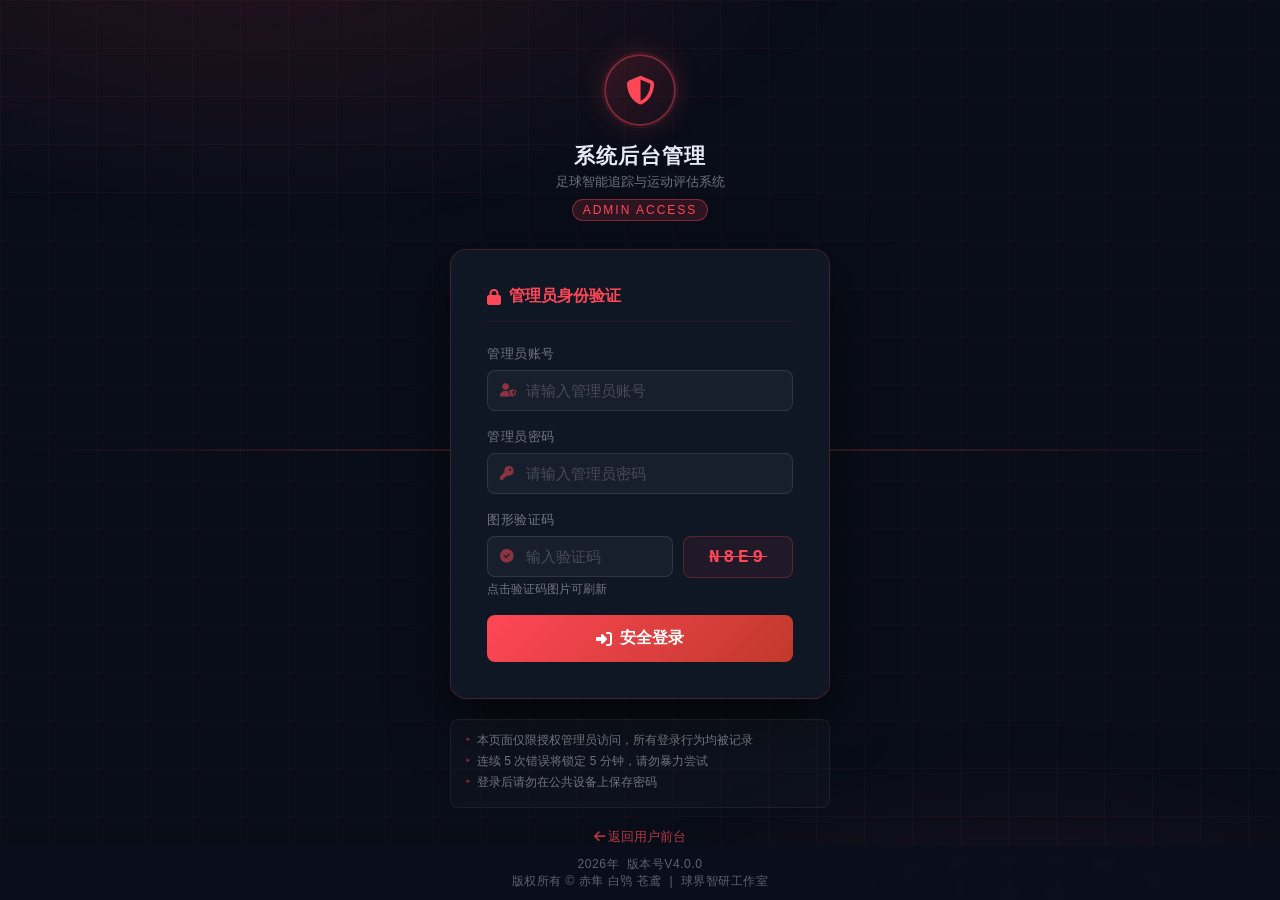
<file: frontend/admin-login.html>
<!DOCTYPE html>
<html lang="zh-CN">
<head>
    <meta charset="UTF-8">
    <meta name="viewport" content="width=device-width, initial-scale=1.0">
    <title>管理员登录- 足球智能追踪与运动评估系统</title>
    <link rel="icon" href="logo-football.svg" type="image/svg+xml">
    <link rel="stylesheet" href="https://cdnjs.cloudflare.com/ajax/libs/font-awesome/6.1.1/css/all.min.css">
    <style>
        * { margin: 0; padding: 0; box-sizing: border-box; }
        :root {
            --red: #ff4757;
            --red-dark: #c0392b;
            --gold: #ffd700;
            --bg: #080d18;
            --bg-card: #0f1624;
            --border: rgba(255, 71, 87, 0.2);
            --text: #e8eaf6;
            --dim: rgba(232,234,246,0.45);
        }
        body {
            background: var(--bg);
            color: var(--text);
            font-family: 'Segoe UI', 'PingFang SC', sans-serif;
            min-height: 100vh;
            display: flex;
            align-items: center;
            justify-content: center;
            overflow: hidden;
        }
        /* 背景 */
        .bg-layer {
            position: fixed; inset: 0; z-index: 0;
            background:
                radial-gradient(ellipse 80% 60% at 20% -10%, rgba(255,71,87,0.12) 0%, transparent 60%),
                radial-gradient(ellipse 60% 50% at 80% 110%, rgba(255,71,87,0.08) 0%, transparent 60%);
        }
        .bg-grid {
            position: fixed; inset: 0; z-index: 0;
            background-image:
                linear-gradient(rgba(255,71,87,0.04) 1px, transparent 1px),
                linear-gradient(90deg, rgba(255,71,87,0.04) 1px, transparent 1px);
            background-size: 48px 48px;
        }
        /* 扫描线动画*/
        @keyframes scanline {
            0% { transform: translateY(-100%); }
            100% { transform: translateY(100vh); }
        }
        .scanline {
            position: fixed; left: 0; right: 0;
            height: 2px;
            background: linear-gradient(90deg, transparent, rgba(255,71,87,0.3), transparent);
            animation: scanline 4s linear infinite;
            z-index: 0;
        }

        .wrapper {
            position: relative; z-index: 1;
            width: 100%; max-width: 420px;
            padding: 20px;
        }

        /* 顶部标识 */
        .brand {
            text-align: center;
            margin-bottom: 28px;
        }
        .shield-icon {
            width: 72px; height: 72px;
            background: linear-gradient(135deg, rgba(255,71,87,0.15), rgba(255,71,87,0.05));
            border: 2px solid rgba(255,71,87,0.4);
            border-radius: 50%;
            display: flex; align-items: center; justify-content: center;
            margin: 0 auto 16px;
            font-size: 1.8rem;
            color: var(--red);
            box-shadow: 0 0 30px rgba(255,71,87,0.2);
            position: relative;
        }
        .shield-icon::after {
            content: '';
            position: absolute; inset: -4px;
            border-radius: 50%;
            border: 1px solid rgba(255,71,87,0.15);
            animation: pulse-ring 2s ease-out infinite;
        }
        @keyframes pulse-ring {
            0% { transform: scale(1); opacity: 0.6; }
            100% { transform: scale(1.3); opacity: 0; }
        }
        .brand h1 {
            font-size: 1.3rem;
            color: var(--text);
            font-weight: 700;
            letter-spacing: 1px;
        }
        .brand p { color: var(--dim); font-size: 0.8rem; margin-top: 4px; }
        .admin-badge {
            display: inline-block;
            background: rgba(255,71,87,0.15);
            border: 1px solid rgba(255,71,87,0.4);
            color: var(--red);
            font-size: 0.75rem;
            padding: 3px 10px;
            border-radius: 20px;
            margin-top: 8px;
            letter-spacing: 2px;
        }

        /* 卡片 */
        .card {
            background: var(--bg-card);
            border: 1px solid var(--border);
            border-radius: 16px;
            padding: 36px;
            box-shadow: 0 20px 60px rgba(0,0,0,0.6), 0 0 0 1px rgba(255,71,87,0.05);
        }
        .card-title {
            font-size: 1rem; font-weight: 600;
            color: var(--red);
            display: flex; align-items: center; gap: 8px;
            margin-bottom: 24px;
            padding-bottom: 14px;
            border-bottom: 1px solid rgba(255,71,87,0.1);
        }

        .form-group { margin-bottom: 18px; }
        .form-group label {
            display: block;
            font-size: 0.8rem;
            color: var(--dim);
            margin-bottom: 7px;
            letter-spacing: 0.5px;
        }
        .input-wrap { position: relative; }
        .input-wrap i.prefix {
            position: absolute; left: 13px; top: 50%;
            transform: translateY(-50%);
            color: rgba(255,71,87,0.5); font-size: 0.85rem;
        }
        .input-wrap input {
            width: 100%;
            background: rgba(255,255,255,0.04);
            border: 1px solid rgba(255,255,255,0.1);
            border-radius: 8px;
            padding: 11px 14px 11px 38px;
            color: var(--text);
            font-size: 0.95rem;
            outline: none;
            transition: border-color 0.2s, box-shadow 0.2s;
        }
        .input-wrap input:focus {
            border-color: rgba(255,71,87,0.5);
            box-shadow: 0 0 0 3px rgba(255,71,87,0.08);
        }
        .input-wrap input::placeholder { color: rgba(255,255,255,0.2); }

        /* 验证码行 */
        .captcha-row {
            display: flex; gap: 10px;
        }
        .captcha-row input { flex: 1; }
        #captcha-box {
            min-width: 110px;
            height: 42px;
            background: rgba(255,71,87,0.08);
            border: 1px solid rgba(255,71,87,0.25);
            border-radius: 8px;
            display: flex; align-items: center; justify-content: center;
            cursor: pointer;
            font-family: 'Courier New', monospace;
            font-size: 1.1rem;
            font-weight: 700;
            color: var(--red);
            letter-spacing: 4px;
            user-select: none;
            text-decoration: line-through;
            filter: blur(0.3px);
            transition: opacity 0.2s;
        }
        #captcha-box:hover { opacity: 0.8; }
        #captcha-hint { font-size: 0.72rem; color: var(--dim); margin-top: 4px; }

        /* 错误提示 */
        .alert {
            padding: 10px 14px;
            border-radius: 8px;
            font-size: 0.85rem;
            margin-bottom: 16px;
            display: none;
            align-items: center; gap: 8px;
        }
        .alert.error {
            display: flex;
            background: rgba(255,71,87,0.1);
            border: 1px solid rgba(255,71,87,0.3);
            color: var(--red);
        }
        .alert.locked {
            display: flex;
            background: rgba(255,206,86,0.1);
            border: 1px solid rgba(255,206,86,0.3);
            color: #ffd700;
        }

        /* 登录按钮 */
        .btn-login {
            width: 100%;
            padding: 13px;
            background: linear-gradient(135deg, var(--red), var(--red-dark));
            color: #fff;
            border: none;
            border-radius: 8px;
            font-size: 1rem;
            font-weight: 700;
            cursor: pointer;
            transition: transform 0.15s, box-shadow 0.15s, opacity 0.2s;
            display: flex; align-items: center; justify-content: center; gap: 8px;
        }
        .btn-login:hover:not(:disabled) {
            transform: translateY(-2px);
            box-shadow: 0 8px 24px rgba(255,71,87,0.4);
        }
        .btn-login:disabled { opacity: 0.5; cursor: not-allowed; }

        /* 底部 */
        .back-link {
            text-align: center;
            margin-top: 20px;
            font-size: 0.82rem;
            color: var(--dim);
        }
        .back-link a { color: rgba(255,71,87,0.7); text-decoration: none; }
        .back-link a:hover { color: var(--red); }

        /* 锁定倒计时*/
        #countdown { font-weight: 700; color: var(--gold); }

        /* 安全提示 */
        .security-tips {
            margin-top: 20px;
            padding: 12px 14px;
            background: rgba(255,255,255,0.02);
            border: 1px solid rgba(255,255,255,0.06);
            border-radius: 8px;
            font-size: 0.75rem;
            color: var(--dim);
        }
        .security-tips li { margin-bottom: 4px; list-style: none; display: flex; gap: 6px; }
        .security-tips li::before { content: '▸'; color: rgba(255,71,87,0.5); }
    </style>
</head>
<body>
    <div class="bg-layer"></div>
    <div class="bg-grid"></div>
    <div class="scanline"></div>

    <div class="wrapper">
        <div class="brand">
            <div class="shield-icon"><i class="fas fa-shield-alt"></i></div>
            <h1>系统后台管理</h1>
            <p>足球智能追踪与运动评估系统</p>
            <span class="admin-badge">ADMIN ACCESS</span>
        </div>

        <div class="card">
            <div class="card-title">
                <i class="fas fa-lock"></i> 管理员身份验证
            </div>

            <div id="alert-box" class="alert"></div>

            <form id="admin-login-form" onsubmit="handleAdminLogin(event)">
                <div class="form-group">
                    <label>管理员账号</label>
                    <div class="input-wrap">
                        <i class="fas fa-user-shield prefix"></i>
                        <input type="text" id="admin-username" placeholder="请输入管理员账号" autocomplete="off" required>
                    </div>
                </div>
                <div class="form-group">
                    <label>管理员密码</label>
                    <div class="input-wrap">
                        <i class="fas fa-key prefix"></i>
                        <input type="password" id="admin-password" placeholder="请输入管理员密码" required>
                    </div>
                </div>
                <div class="form-group">
                    <label>图形验证码</label>
                    <div class="captcha-row">
                        <div class="input-wrap" style="flex:1">
                            <i class="fas fa-check-circle prefix"></i>
                            <input type="text" id="captcha-input" placeholder="输入验证码" maxlength="4" autocomplete="off" required>
                        </div>
                        <div id="captcha-box" onclick="refreshCaptcha()" title="点击刷新"></div>
                    </div>
                    <div id="captcha-hint">点击验证码图片可刷新</div>
                </div>

                <button type="submit" class="btn-login" id="login-btn">
                    <i class="fas fa-sign-in-alt"></i> 安全登录
                </button>
            </form>
        </div>

        <div class="security-tips">
            <li>本页面仅限授权管理员访问，所有登录行为均被记录</li>
            <li>连续 5 次错误将锁定 5 分钟，请勿暴力尝试</li>
            <li>登录后请勿在公共设备上保存密码</li>
        </div>

        <div class="back-link">
            <a href="index.html"><i class="fas fa-arrow-left"></i> 返回用户前台</a>
        </div>
    </div>

    <script>
        // ===== 验证码生成 =====
        const CHARS = 'ABCDEFGHJKLMNPQRSTUVWXYZ23456789';
        let currentCaptcha = '';

        function generateCaptcha() {
            let code = '';
            for (let i = 0; i < 4; i++) {
                code += CHARS[Math.floor(Math.random() * CHARS.length)];
            }
            return code;
        }
        function refreshCaptcha() {
            currentCaptcha = generateCaptcha();
            document.getElementById('captcha-box').textContent = currentCaptcha;
            document.getElementById('captcha-input').value = '';
        }
        refreshCaptcha();

        // ===== 登录限制 =====
        const LOCK_KEY = 'admin_lock';
        const FAIL_KEY = 'admin_fails';
        const MAX_FAILS = 5;
        const LOCK_DURATION = 5 * 60 * 1000; // 5分钟

        function isLocked() {
            const lockUntil = parseInt(localStorage.getItem(LOCK_KEY) || '0');
            return Date.now() < lockUntil;
        }
        function getLockRemaining() {
            const lockUntil = parseInt(localStorage.getItem(LOCK_KEY) || '0');
            return Math.max(0, Math.ceil((lockUntil - Date.now()) / 1000));
        }
        function addFail() {
            let fails = parseInt(localStorage.getItem(FAIL_KEY) || '0') + 1;
            localStorage.setItem(FAIL_KEY, fails);
            if (fails >= MAX_FAILS) {
                localStorage.setItem(LOCK_KEY, Date.now() + LOCK_DURATION);
                localStorage.setItem(FAIL_KEY, '0');
                return true; // 触发锁定
            }
            return false;
        }
        function clearFails() {
            localStorage.removeItem(FAIL_KEY);
            localStorage.removeItem(LOCK_KEY);
        }

        // 锁定倒计时
        let lockTimer = null;
        function startLockCountdown() {
            const btn = document.getElementById('login-btn');
            btn.disabled = true;
            const alertBox = document.getElementById('alert-box');

            function tick() {
                const remaining = getLockRemaining();
                if (remaining <= 0) {
                    clearInterval(lockTimer);
                    btn.disabled = false;
                    alertBox.className = 'alert';
                    alertBox.style.display = 'none';
                    refreshCaptcha();
                    return;
                }
                alertBox.className = 'alert locked';
                alertBox.innerHTML = `<i class="fas fa-clock"></i> 账号已锁定，请<span id="countdown">${remaining}</span> 秒后重试`;
                alertBox.style.display = 'flex';
            }
            tick();
            lockTimer = setInterval(tick, 1000);
        }

        // 检查初始锁定状态
        if (isLocked()) { startLockCountdown(); }

        // ===== 管理员登录处理 =====
        async function handleAdminLogin(e) {
            e.preventDefault();
            if (isLocked()) return;

            const username = document.getElementById('admin-username').value.trim();
            const password = document.getElementById('admin-password').value;
            const captchaInput = document.getElementById('captcha-input').value.toUpperCase().trim();
            const alertBox = document.getElementById('alert-box');

            // 验证码检查
            if (captchaInput !== currentCaptcha) {
                showError('验证码错误，请重新输入');
                refreshCaptcha();
                return;
            }

            const btn = document.getElementById('login-btn');
            btn.disabled = true;
            btn.innerHTML = '<i class="fas fa-spinner fa-spin"></i> 验证中..';

            try {
                const res = await fetch(`${window.location.origin}/api/auth/admin-login`, {
                    method: 'POST',
                    headers: { 'Content-Type': 'application/json' },
                    body: JSON.stringify({ username, password })
                });

                if (res.ok) {
                    const data = await res.json();
                    // 存储管理员会话（包含token）
                    sessionStorage.setItem('admin_session', JSON.stringify({
                        username: data.username,
                        token: data.token,
                        login_time: Date.now()
                    }));
                    localStorage.setItem('auth_user', JSON.stringify({ username: data.username, role: 'admin' }));
                    clearFails();
                    // 记录登录日志
                    await fetch(`${window.location.origin}/api/admin/access-log`, {
                        method: 'POST',
                        headers: { 'Content-Type': 'application/json', 'X-Admin-Token': data.token },
                        body: JSON.stringify({ action: 'admin_login', username })
                    }).catch(() => {});

                    showSuccess('验证成功，正在跳转..');
                    setTimeout(() => { window.location.href = 'admin.html'; }, 700);
                } else {
                    const err = await res.json().catch(() => ({}));
                    throw new Error(err.detail || '认证失败');
                }

            } catch (err) {
                const locked = addFail();
                const fails = parseInt(localStorage.getItem(FAIL_KEY) || '0');
                if (locked) {
                    startLockCountdown();
                } else {
                    const remaining = MAX_FAILS - fails;
                    showError(`账号或密码错误（还剩 ${remaining} 次尝试机会）`);
                    refreshCaptcha();
                    btn.disabled = false;
                    btn.innerHTML = '<i class="fas fa-sign-in-alt"></i> 安全登录';
                }
            }
        }

        function showError(msg) {
            const el = document.getElementById('alert-box');
            el.className = 'alert error';
            el.innerHTML = `<i class="fas fa-exclamation-triangle"></i> ${msg}`;
            el.style.display = 'flex';
            const btn = document.getElementById('login-btn');
            btn.disabled = false;
            btn.innerHTML = '<i class="fas fa-sign-in-alt"></i> 安全登录';
        }
        function showSuccess(msg) {
            const el = document.getElementById('alert-box');
            el.className = 'alert';
            el.style.background = 'rgba(0,255,136,0.1)';
            el.style.border = '1px solid rgba(0,255,136,0.3)';
            el.style.color = '#00ff88';
            el.innerHTML = `<i class="fas fa-check-circle"></i> ${msg}`;
            el.style.display = 'flex';
        }

        // 已登录管理员直接跳转
        const session = sessionStorage.getItem('admin_session');
        if (session) {
            try {
                const s = JSON.parse(session);
                // session 有效期 2 小时
                if (s.token && Date.now() - s.login_time < 2 * 60 * 60 * 1000) {
                    window.location.href = 'admin.html';
                }
            } catch(e) {}
        }
    </script>
    <footer style="position:fixed;bottom:0;left:0;right:0;text-align:center;padding:10px 0;background:rgba(10,15,30,0.85);backdrop-filter:blur(4px);z-index:100;">
        <p style="color:rgba(255,255,255,0.35);font-size:0.76rem;letter-spacing:0.5px;">2026年&nbsp;&nbsp;版本号V4.0.0</p>
        <p style="color:rgba(255,255,255,0.35);font-size:0.76rem;letter-spacing:0.5px;">版权所有 &copy; 赤隼&nbsp;白鸮&nbsp;苍鸢 &nbsp;|&nbsp; 球界智研工作室</p>
    </footer>
</body>
</html>
</file>
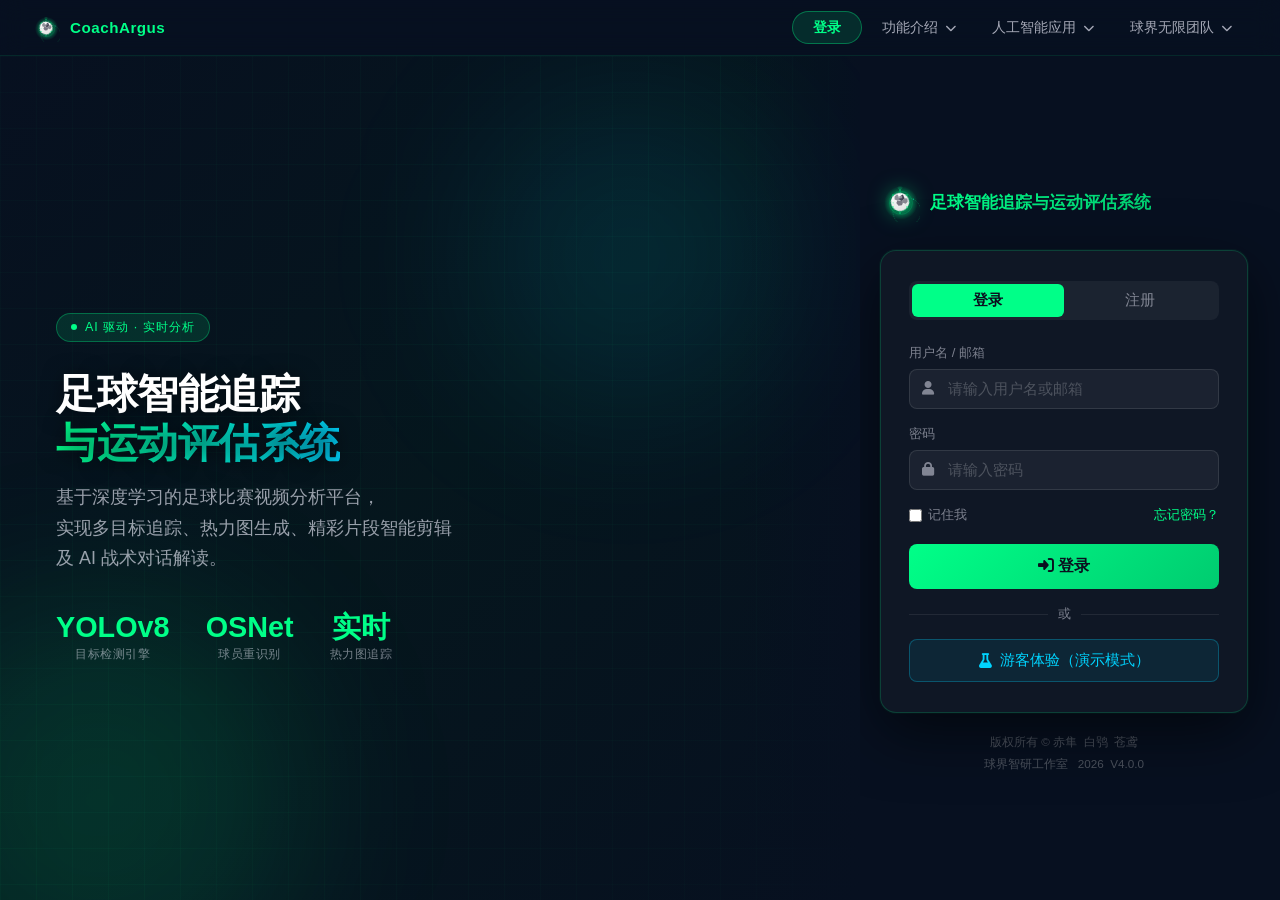
<file: frontend/login.html>
<!DOCTYPE html>
<html lang="zh-CN">
<head>
    <meta charset="UTF-8">
    <meta name="viewport" content="width=device-width, initial-scale=1.0">
    <title>登录 - 足球智能追踪与运动评估系统</title>
    <link rel="icon" href="logo-football.svg" type="image/svg+xml">
    <link rel="stylesheet" href="https://cdnjs.cloudflare.com/ajax/libs/font-awesome/6.1.1/css/all.min.css">
    <style>
        * { margin: 0; padding: 0; box-sizing: border-box; }
        :root {
            --primary: #00ff88;
            --primary-dark: #00cc70;
            --accent: #00d4ff;
            --bg-dark: #071020;
            --bg-card: rgba(17,24,39,0.92);
            --bg-border: rgba(0,255,136,0.18);
            --text-primary: #e8eaf6;
            --text-dim: rgba(232,234,246,0.5);
            --nav-h: 56px;
        }

        html, body {
            height: 100%;
            overflow: hidden;
        }

        body {
            background: var(--bg-dark);
            color: var(--text-primary);
            font-family: 'Segoe UI', 'PingFang SC', 'Microsoft YaHei', sans-serif;
        }

        /* ── 自定义滚动条 ── */
        ::-webkit-scrollbar { width: 5px; }
        ::-webkit-scrollbar-track { background: transparent; }
        ::-webkit-scrollbar-thumb { background: rgba(0,255,136,0.25); border-radius: 3px; }
        ::-webkit-scrollbar-thumb:hover { background: rgba(0,255,136,0.45); }
        * { scrollbar-width: thin; scrollbar-color: rgba(0,255,136,0.25) transparent; }

        /* ═══════════════════════════════════════
           顶部导航栏
        ═══════════════════════════════════════ */
        .top-nav {
            position: fixed;
            top: 0; left: 0; right: 0;
            height: var(--nav-h);
            z-index: 200;
            display: flex;
            align-items: center;
            padding: 0 32px;
            gap: 0;
            background: rgba(7,16,32,0.88);
            backdrop-filter: blur(12px);
            border-bottom: 1px solid rgba(0,255,136,0.10);
        }

        .nav-brand {
            display: flex;
            align-items: center;
            gap: 10px;
            font-weight: 700;
            font-size: 0.95rem;
            color: var(--primary);
            letter-spacing: 0.5px;
            text-decoration: none;
            margin-right: 32px;
            white-space: nowrap;
        }
        .nav-brand img { width: 28px; height: 28px; }

        .nav-links {
            display: flex;
            align-items: center;
            gap: 4px;
            flex: 1;
        }

        .nav-btn {
            background: none;
            border: none;
            color: rgba(232,234,246,0.70);
            font-size: 0.88rem;
            padding: 6px 16px;
            border-radius: 6px;
            cursor: pointer;
            transition: color 0.2s, background 0.2s;
            white-space: nowrap;
        }
        .nav-btn:hover,
        .nav-btn.active {
            color: var(--primary);
            background: rgba(0,255,136,0.08);
        }

        /* 登录按钮高亮 */
        .nav-login-btn {
            margin-left: auto;
            background: rgba(0,255,136,0.12);
            border: 1px solid rgba(0,255,136,0.35);
            color: var(--primary);
            font-size: 0.88rem;
            padding: 6px 20px;
            border-radius: 20px;
            cursor: pointer;
            font-weight: 600;
            transition: background 0.2s, box-shadow 0.2s;
        }
        .nav-login-btn:hover {
            background: rgba(0,255,136,0.22);
            box-shadow: 0 0 12px rgba(0,255,136,0.25);
        }

        /* 功能介绍下拉面板 */
        .dropdown-wrap {
            position: relative;
            height: 100%;
            display: flex;
            align-items: center;
        }
        .dropdown-panel {
            display: none;
            position: absolute;
            top: 100%;
            left: 0;
            min-width: 320px;
            background: rgba(10,18,35,0.97);
            border: 1px solid rgba(0,255,136,0.18);
            border-radius: 0 0 12px 12px;
            padding: 12px 18px 18px;
            box-shadow: 0 12px 40px rgba(0,0,0,0.6);
            z-index: 300;
        }
        .dropdown-wrap:hover .dropdown-panel { display: block; }
        .dropdown-panel h4 {
            color: var(--primary);
            font-size: 0.85rem;
            margin-bottom: 12px;
            letter-spacing: 1px;
        }
        .feat-grid {
            display: grid;
            grid-template-columns: 1fr 1fr;
            gap: 10px;
        }
        .feat-card {
            background: rgba(0,255,136,0.05);
            border: 1px solid rgba(0,255,136,0.12);
            border-radius: 8px;
            padding: 10px 12px;
            font-size: 0.8rem;
            color: var(--text-dim);
            transition: border-color 0.2s;
        }
        .feat-card:hover { border-color: rgba(0,255,136,0.35); color: var(--text-primary); }
        .feat-card i { color: var(--primary); margin-right: 6px; }

        /* AI应用 下拉面板 */
        .ai-panel {
            min-width: 260px;
        }
        .ai-item {
            display: flex;
            align-items: flex-start;
            gap: 10px;
            padding: 9px 0;
            border-bottom: 1px solid rgba(255,255,255,0.05);
            font-size: 0.82rem;
            color: var(--text-dim);
        }
        .ai-item:last-child { border-bottom: none; }
        .ai-item i { color: var(--accent); font-size: 1rem; margin-top: 1px; flex-shrink: 0; }
        .ai-item strong { display: block; color: var(--text-primary); margin-bottom: 2px; font-size: 0.84rem; }

        /* 团队下拉 */
        .team-panel {
            min-width: 220px;
            font-size: 0.83rem;
            color: var(--text-dim);
            line-height: 1.8;
        }
        .team-panel p { border-bottom: 1px solid rgba(255,255,255,0.05); padding: 6px 0; }
        .team-panel p:last-child { border-bottom: none; }
        .team-panel strong { color: var(--text-primary); }

        /* ═══════════════════════════════════════
           主体 - 左图右卡分屏
        ═══════════════════════════════════════ */
        .page-body {
            display: flex;
            height: 100vh;
            padding-top: var(--nav-h);
        }

        /* ── 左侧图片区域 ── */
        .hero-side {
            flex: 1 1 55%;
            position: relative;
            overflow: hidden;
            min-width: 0;
        }

        /* 足球场地科技感背景图（使用 unsplash + 足球相关 SVG 覆盖） */
        .hero-bg {
            position: absolute;
            inset: 0;
            background:
                url('https://images.unsplash.com/photo-1574629810360-7efbbe195018?w=1200&auto=format&fit=crop&q=80') center/cover no-repeat;
            filter: brightness(0.55) saturate(1.2);
        }

        /* 科技感粒子网格覆盖 */
        .hero-overlay {
            position: absolute;
            inset: 0;
            background:
                linear-gradient(135deg, rgba(7,16,32,0.55) 0%, rgba(0,40,20,0.25) 50%, rgba(7,16,32,0.75) 100%),
                linear-gradient(rgba(0,255,136,0.04) 1px, transparent 1px),
                linear-gradient(90deg, rgba(0,255,136,0.04) 1px, transparent 1px);
            background-size: auto, 36px 36px, 36px 36px;
        }

        /* 右侧渐变遮罩，使卡片区域无缝衔接 */
        .hero-fade {
            position: absolute;
            top: 0; bottom: 0; right: 0;
            width: 120px;
            background: linear-gradient(to right, transparent, var(--bg-dark));
        }

        /* 左侧文字 */
        .hero-content {
            position: relative;
            z-index: 2;
            padding: 60px 60px 40px 56px;
            height: 100%;
            display: flex;
            flex-direction: column;
            justify-content: center;
        }

        .hero-label {
            display: inline-flex;
            align-items: center;
            gap: 8px;
            background: rgba(0,255,136,0.12);
            border: 1px solid rgba(0,255,136,0.30);
            border-radius: 20px;
            padding: 5px 14px;
            font-size: 0.78rem;
            color: var(--primary);
            letter-spacing: 1px;
            margin-bottom: 28px;
            width: fit-content;
        }
        .hero-label span { display: inline-block; width: 6px; height: 6px; border-radius: 50%; background: var(--primary); animation: pulse-dot 1.5s infinite; }

        @keyframes pulse-dot {
            0%,100% { opacity: 1; transform: scale(1); }
            50% { opacity: 0.4; transform: scale(0.7); }
        }

        .hero-title {
            font-size: clamp(1.9rem, 3.2vw, 2.8rem);
            font-weight: 800;
            line-height: 1.2;
            letter-spacing: -0.5px;
            color: #fff;
            text-shadow: 0 2px 20px rgba(0,0,0,0.6);
            margin-bottom: 14px;
        }
        .hero-title em {
            font-style: normal;
            background: linear-gradient(90deg, #00ff88, #00d4ff);
            -webkit-background-clip: text;
            -webkit-text-fill-color: transparent;
            background-clip: text;
        }

        .hero-sub {
            font-size: clamp(0.95rem, 1.4vw, 1.15rem);
            color: rgba(232,234,246,0.65);
            line-height: 1.7;
            max-width: 480px;
            margin-bottom: 40px;
        }

        /* 统计数字 */
        .hero-stats {
            display: flex;
            gap: 36px;
        }
        .stat-item { text-align: center; }
        .stat-num {
            font-size: 1.8rem;
            font-weight: 800;
            color: var(--primary);
            line-height: 1;
        }
        .stat-label {
            font-size: 0.75rem;
            color: var(--text-dim);
            margin-top: 4px;
            letter-spacing: 0.5px;
        }

        /* 光晕装饰 */
        .hero-glow {
            position: absolute;
            border-radius: 50%;
            filter: blur(80px);
            pointer-events: none;
            z-index: 1;
        }
        .hg1 { width: 400px; height: 400px; background: rgba(0,255,136,0.12); bottom: -100px; left: -100px; }
        .hg2 { width: 300px; height: 300px; background: rgba(0,212,255,0.10); top: 50px; right: 80px; }

        /* ── 右侧登录区域 ── */
        .login-side {
            flex: 0 0 420px;
            display: flex;
            flex-direction: column;
            align-items: center;
            justify-content: center;
            padding: 20px 32px 20px 20px;
            position: relative;
            z-index: 10;
            overflow-y: auto;
        }

        .login-inner {
            width: 100%;
            max-width: 380px;
        }

        .login-logo {
            display: flex;
            align-items: center;
            gap: 10px;
            margin-bottom: 28px;
        }
        .login-logo img { width: 40px; height: 40px; filter: drop-shadow(0 0 10px rgba(0,255,136,0.5)); }
        .login-logo h2 {
            font-size: 1.05rem;
            background: linear-gradient(135deg, #00ff88, #00cc70);
            -webkit-background-clip: text;
            -webkit-text-fill-color: transparent;
            background-clip: text;
            font-weight: 700;
        }

        .card {
            background: var(--bg-card);
            border: 1px solid var(--bg-border);
            border-radius: 16px;
            padding: 30px 28px;
            box-shadow: 0 20px 60px rgba(0,0,0,0.55), 0 0 0 1px rgba(0,255,136,0.06);
            backdrop-filter: blur(16px);
        }

        .tab-bar {
            display: flex;
            background: rgba(255,255,255,0.05);
            border-radius: 8px;
            padding: 3px;
            margin-bottom: 24px;
        }
        .tab-btn {
            flex: 1; padding: 7px 0;
            background: none; border: none;
            color: var(--text-dim);
            font-size: 0.92rem; cursor: pointer;
            border-radius: 6px;
            transition: all 0.2s;
        }
        .tab-btn.active {
            background: var(--primary);
            color: #0a0f1e;
            font-weight: 600;
        }

        .form-group { margin-bottom: 16px; }
        .form-group label {
            display: block;
            font-size: 0.82rem;
            color: var(--text-dim);
            margin-bottom: 7px;
        }
        .input-wrap { position: relative; }
        .input-wrap i {
            position: absolute; left: 13px; top: 50%;
            transform: translateY(-50%);
            color: var(--text-dim); font-size: 0.87rem;
        }
        .form-group input {
            width: 100%;
            background: rgba(255,255,255,0.05);
            border: 1px solid rgba(255,255,255,0.10);
            border-radius: 8px;
            padding: 11px 13px 11px 38px;
            color: var(--text-primary);
            font-size: 0.93rem;
            outline: none;
            transition: border-color 0.2s;
        }
        .form-group input:focus { border-color: var(--primary); }
        .form-group input::placeholder { color: rgba(255,255,255,0.22); }
        .form-group input.valid { border-color: var(--primary) !important; }
        .form-group input.invalid { border-color: #ff4c4c !important; }

        .field-hint {
            font-size: 0.76rem;
            margin-top: 4px;
            min-height: 16px;
            transition: color 0.2s;
        }
        .field-hint.ok  { color: var(--primary); }
        .field-hint.err { color: #ff4c4c; }

        .pwd-strength-bar {
            height: 3px; border-radius: 2px;
            margin-top: 5px;
            background: rgba(255,255,255,0.07);
            overflow: hidden;
        }
        .pwd-strength-fill {
            height: 100%; border-radius: 2px;
            width: 0%; transition: width 0.3s, background 0.3s;
        }

        .form-options {
            display: flex; justify-content: space-between; align-items: center;
            margin-bottom: 20px; font-size: 0.82rem;
        }
        .form-options label { display: flex; align-items: center; gap: 6px; cursor: pointer; color: var(--text-dim); }
        .form-options a { color: var(--primary); text-decoration: none; }
        .form-options a:hover { text-decoration: underline; }

        .btn-login {
            width: 100%; padding: 12px;
            background: linear-gradient(135deg, var(--primary), var(--primary-dark));
            color: #0a0f1e; border: none; border-radius: 8px;
            font-size: 0.97rem; font-weight: 700; cursor: pointer;
            transition: transform 0.2s, box-shadow 0.2s;
        }
        .btn-login:hover {
            transform: translateY(-2px);
            box-shadow: 0 8px 24px rgba(0,255,136,0.35);
        }
        .btn-login:active { transform: translateY(0); }

        .divider {
            display: flex; align-items: center; gap: 10px;
            margin: 16px 0; color: var(--text-dim); font-size: 0.82rem;
        }
        .divider::before, .divider::after {
            content: ''; flex: 1; height: 1px; background: rgba(255,255,255,0.08);
        }

        .btn-demo {
            width: 100%; padding: 11px;
            background: rgba(0,212,255,0.08);
            border: 1px solid rgba(0,212,255,0.28);
            border-radius: 8px; color: var(--accent);
            font-size: 0.92rem; cursor: pointer;
            transition: all 0.2s;
            display: flex; align-items: center; justify-content: center; gap: 8px;
        }
        .btn-demo:hover { background: rgba(0,212,255,0.16); }

        .alert {
            padding: 9px 13px; border-radius: 8px;
            font-size: 0.82rem; margin-bottom: 14px; display: none;
        }
        .alert.error { background: rgba(255,76,76,0.1); border: 1px solid rgba(255,76,76,0.3); color: #ff4c4c; }
        .alert.success { background: rgba(0,255,136,0.1); border: 1px solid rgba(0,255,136,0.3); color: var(--primary); }

        #register-form { display: none; }

        /* 版权 */
        .copyright-bar {
            text-align: center;
            margin-top: 18px;
            font-size: 0.73rem;
            color: rgba(255,255,255,0.28);
            line-height: 1.8;
        }

        /* 响应式 */
        @media (max-width: 800px) {
            .hero-side { display: none; }
            .login-side { flex: 1; padding: 20px; }
        }
    </style>
</head>
<body>

    <!-- ══ 顶部导航栏 ══════════════════════════════════════════ -->
    <nav class="top-nav">
        <a class="nav-brand" href="login.html">
            <img src="logo-football.svg" alt="logo">
            CoachArgus
        </a>

        <div class="nav-links">
            <!-- 登录按钮（左侧导航区，高亮） -->
            <button class="nav-login-btn" onclick="scrollToLogin()">登录</button>

            <!-- 功能介绍 -->
            <div class="dropdown-wrap">
                <button class="nav-btn">功能介绍 <i class="fas fa-chevron-down" style="font-size:0.7rem;margin-left:3px;"></i></button>
                <div class="dropdown-panel">
                    <h4><i class="fas fa-star" style="margin-right:6px;"></i>核心功能</h4>
                    <div class="feat-grid">
                        <div class="feat-card"><i class="fas fa-crosshairs"></i>多目标追踪</div>
                        <div class="feat-card"><i class="fas fa-fire"></i>热力图分析</div>
                        <div class="feat-card"><i class="fas fa-spider"></i>五维雷达图</div>
                        <div class="feat-card"><i class="fas fa-chart-bar"></i>战术数据统计</div>
                        <div class="feat-card"><i class="fas fa-map"></i>场地投影映射</div>
                        <div class="feat-card"><i class="fas fa-users"></i>球员身份识别</div>
                    </div>
                </div>
            </div>

            <!-- 人工智能应用 -->
            <div class="dropdown-wrap">
                <button class="nav-btn">人工智能应用 <i class="fas fa-chevron-down" style="font-size:0.7rem;margin-left:3px;"></i></button>
                <div class="dropdown-panel ai-panel">
                    <h4><i class="fas fa-robot" style="margin-right:6px;"></i>AI 技术栈</h4>
                    <div class="ai-item">
                        <i class="fas fa-eye"></i>
                        <div><strong>YOLOv8 目标检测</strong>实时检测球员、裁判与足球位置</div>
                    </div>
                    <div class="ai-item">
                        <i class="fas fa-id-badge"></i>
                        <div><strong>OSNet 重识别</strong>跨镜头球员身份关联与持续追踪</div>
                    </div>
                    <div class="ai-item">
                        <i class="fas fa-project-diagram"></i>
                        <div><strong>卡尔曼滤波</strong>轨迹预测与平滑优化</div>
                    </div>
                    <div class="ai-item">
                        <i class="fas fa-th"></i>
                        <div><strong>单应性矩阵</strong>视频帧到战术板的精准投影</div>
                    </div>
                    <div class="ai-item">
                        <i class="fas fa-comments"></i>
                        <div><strong>AI 对话助手</strong>自然语言解读分析结果</div>
                    </div>
                </div>
            </div>

            <!-- 研发团队 -->
            <div class="dropdown-wrap">
                <button class="nav-btn">球界无限团队 <i class="fas fa-chevron-down" style="font-size:0.7rem;margin-left:3px;"></i></button>
                <div class="dropdown-panel team-panel">
                    <h4><i class="fas fa-university" style="margin-right:6px;"></i>团队信息</h4>
                    <p><strong>单位：</strong>球界智研工作室</p>
                    <p><strong>成员：</strong>赤隼 &nbsp;白鸮 &nbsp;苍鸢</p>
                    <p><strong>版本：</strong>CoachArgus V4.0.0</p>
                    <p><strong>年份：</strong>2026</p>
                </div>
            </div>
        </div>
    </nav>

    <!-- ══ 主体 ════════════════════════════════════════════════ -->
    <div class="page-body">

        <!-- 左侧英雄区域 -->
        <div class="hero-side">
            <div class="hero-bg"></div>
            <div class="hero-overlay"></div>
            <div class="hero-glow hg1"></div>
            <div class="hero-glow hg2"></div>
            <div class="hero-fade"></div>

            <div class="hero-content">
                <div class="hero-label">
                    <span></span>
                    AI 驱动 · 实时分析
                </div>

                <h1 class="hero-title">
                    足球智能追踪<br>
                    <em>与运动评估系统</em>
                </h1>

                <p class="hero-sub">
                    基于深度学习的足球比赛视频分析平台，<br>
                    实现多目标追踪、热力图生成、精彩片段智能剪辑<br>
                    及 AI 战术对话解读。
                </p>

                <div class="hero-stats">
                    <div class="stat-item">
                        <div class="stat-num">YOLOv8</div>
                        <div class="stat-label">目标检测引擎</div>
                    </div>
                    <div class="stat-item">
                        <div class="stat-num">OSNet</div>
                        <div class="stat-label">球员重识别</div>
                    </div>
                    <div class="stat-item">
                        <div class="stat-num">实时</div>
                        <div class="stat-label">热力图追踪</div>
                    </div>
                </div>
            </div>
        </div>

        <!-- 右侧登录区域 -->
        <div class="login-side" id="login-section">
            <div class="login-inner">
                <div class="login-logo">
                    <img src="logo-football.svg" alt="logo">
                    <h2>足球智能追踪与运动评估系统</h2>
                </div>

                <div class="card">
                    <div class="tab-bar">
                        <button class="tab-btn active" id="tab-login" onclick="switchTab('login')">登录</button>
                        <button class="tab-btn" id="tab-register" onclick="switchTab('register')">注册</button>
                    </div>

                    <div id="alert-box" class="alert"></div>

                    <!-- 登录表单 -->
                    <form id="login-form" onsubmit="handleLogin(event)">
                        <div class="form-group">
                            <label>用户名 / 邮箱</label>
                            <div class="input-wrap">
                                <i class="fas fa-user"></i>
                                <input type="text" id="login-username" placeholder="请输入用户名或邮箱" required>
                            </div>
                        </div>
                        <div class="form-group">
                            <label>密码</label>
                            <div class="input-wrap">
                                <i class="fas fa-lock"></i>
                                <input type="password" id="login-password" placeholder="请输入密码" required>
                            </div>
                        </div>
                        <div class="form-options">
                            <label>
                                <input type="checkbox" id="remember-me">
                                记住我
                            </label>
                            <a href="#">忘记密码？</a>
                        </div>
                        <button type="submit" class="btn-login">
                            <i class="fas fa-sign-in-alt"></i> 登录
                        </button>
                    </form>

                    <!-- 注册表单 -->
                    <form id="register-form" onsubmit="handleRegister(event)">
                        <div class="form-group">
                            <label>用户名</label>
                            <div class="input-wrap">
                                <i class="fas fa-user"></i>
                                <input type="text" id="reg-username" placeholder="请输入用户名（4-20字符）" required
                                       minlength="4" maxlength="20" oninput="validateUsername(this)">
                            </div>
                            <div class="field-hint" id="hint-username"></div>
                        </div>
                        <div class="form-group">
                            <label>邮箱</label>
                            <div class="input-wrap">
                                <i class="fas fa-envelope"></i>
                                <input type="email" id="reg-email" placeholder="请输入邮箱地址" required
                                       oninput="validateEmail(this)">
                            </div>
                            <div class="field-hint" id="hint-email"></div>
                        </div>
                        <div class="form-group">
                            <label>密码</label>
                            <div class="input-wrap">
                                <i class="fas fa-lock"></i>
                                <input type="password" id="reg-password" placeholder="请输入密码（至少8位）" required
                                       minlength="8" oninput="validatePassword(this)">
                            </div>
                            <div class="pwd-strength-bar">
                                <div class="pwd-strength-fill" id="pwd-strength-fill"></div>
                            </div>
                            <div class="field-hint" id="hint-password"></div>
                        </div>
                        <div class="form-group">
                            <label>确认密码</label>
                            <div class="input-wrap">
                                <i class="fas fa-lock"></i>
                                <input type="password" id="reg-confirm" placeholder="请再次输入密码" required
                                       oninput="validateConfirm(this)">
                            </div>
                            <div class="field-hint" id="hint-confirm"></div>
                        </div>
                        <button type="submit" class="btn-login" id="reg-submit-btn">
                            <i class="fas fa-user-plus"></i> 立即注册
                        </button>
                    </form>

                    <div class="divider">或</div>
                    <button class="btn-demo" onclick="guestLogin()">
                        <i class="fas fa-flask"></i> 游客体验（演示模式）
                    </button>
                </div>

                <!-- 版权 -->
                <div class="copyright-bar">
                    <p>版权所有 &copy; 赤隼 &nbsp;白鸮 &nbsp;苍鸢</p>
                    <p>球界智研工作室 &nbsp;&nbsp;2026 &nbsp;V4.0.0</p>
                </div>
            </div>
        </div>

    </div><!-- /page-body -->

    <script>
        function scrollToLogin() {
            document.getElementById('login-section').scrollIntoView({ behavior: 'smooth' });
        }

        function switchTab(tab) {
            document.getElementById('login-form').style.display    = tab === 'login'    ? 'block' : 'none';
            document.getElementById('register-form').style.display = tab === 'register' ? 'block' : 'none';
            document.getElementById('tab-login').classList.toggle('active', tab === 'login');
            document.getElementById('tab-register').classList.toggle('active', tab === 'register');
            hideAlert();
        }

        function showAlert(msg, type = 'error') {
            const el = document.getElementById('alert-box');
            el.textContent = msg;
            el.className = 'alert ' + type;
            el.style.display = 'block';
        }
        function hideAlert() {
            document.getElementById('alert-box').style.display = 'none';
        }

        // ── 实时字段验证 ──────────────────────────────────────
        function setFieldState(input, hintId, ok, msg) {
            const hint = document.getElementById(hintId);
            if (ok) {
                input.classList.remove('invalid'); input.classList.add('valid');
                hint.className = 'field-hint ok'; hint.textContent = msg;
            } else {
                input.classList.remove('valid'); input.classList.add('invalid');
                hint.className = 'field-hint err'; hint.textContent = msg;
            }
        }

        function validateUsername(input) {
            const v = input.value.trim();
            if (v.length === 0) { input.className = 'form-group input'; document.getElementById('hint-username').textContent = ''; return false; }
            if (v.length < 4)  { setFieldState(input, 'hint-username', false, '用户名至少4个字符'); return false; }
            if (v.length > 20) { setFieldState(input, 'hint-username', false, '用户名最多20个字符'); return false; }
            if (!/^[a-zA-Z0-9_\u4e00-\u9fa5]+$/.test(v)) { setFieldState(input, 'hint-username', false, '只能包含字母、数字、下划线或中文'); return false; }
            setFieldState(input, 'hint-username', true, '✓ 用户名格式正确'); return true;
        }

        function validateEmail(input) {
            const v = input.value.trim();
            if (v.length === 0) { input.className = 'form-group input'; document.getElementById('hint-email').textContent = ''; return false; }
            if (!/^[^\s@]+@[^\s@]+\.[^\s@]+$/.test(v)) { setFieldState(input, 'hint-email', false, '请输入正确的邮箱格式'); return false; }
            setFieldState(input, 'hint-email', true, '✓ 邮箱格式正确'); return true;
        }

        function validatePassword(input) {
            const v = input.value;
            if (v.length === 0) {
                input.className = 'form-group input';
                document.getElementById('hint-password').textContent = '';
                document.getElementById('pwd-strength-fill').style.width = '0%';
                return false;
            }
            let score = 0;
            if (v.length >= 8)  score++;
            if (v.length >= 12) score++;
            if (/[A-Z]/.test(v)) score++;
            if (/[0-9]/.test(v)) score++;
            if (/[^a-zA-Z0-9]/.test(v)) score++;
            const colors = ['#ff4c4c','#ff9f43','#ffce56','#00d4ff','#00ff88'];
            const labels = ['非常弱','弱','一般','强','非常强'];
            const fill = document.getElementById('pwd-strength-fill');
            fill.style.width = (score * 20) + '%';
            fill.style.background = colors[score - 1] || colors[0];
            if (v.length < 8) { setFieldState(input, 'hint-password', false, '密码至少8位'); return false; }
            setFieldState(input, 'hint-password', true, `密码强度：${labels[score - 1] || '一般'}`);
            const conf = document.getElementById('reg-confirm');
            if (conf.value) validateConfirm(conf);
            return true;
        }

        function validateConfirm(input) {
            const v = input.value;
            if (v.length === 0) { input.className = 'form-group input'; document.getElementById('hint-confirm').textContent = ''; return false; }
            const pwd = document.getElementById('reg-password').value;
            if (v !== pwd) { setFieldState(input, 'hint-confirm', false, '两次密码不一致'); return false; }
            setFieldState(input, 'hint-confirm', true, '✓ 密码一致'); return true;
        }

        // ── 登录 ──────────────────────────────────────────────
        async function handleLogin(e) {
            e.preventDefault();
            const username = document.getElementById('login-username').value.trim();
            const password = document.getElementById('login-password').value;


            try {
                const res = await fetch(`${window.location.origin}/api/auth/login`, {
                    method: 'POST',
                    headers: { 'Content-Type': 'application/json' },
                    body: JSON.stringify({ username, password })
                });
                if (res.ok) {
                    const data = await res.json();
                    localStorage.setItem('auth_user', JSON.stringify(data));
                    showAlert('登录成功，正在跳转..', 'success');
                    setTimeout(() => { window.location.href = 'index.html'; }, 800);
                } else {
                    const err = await res.json().catch(() => ({}));
                    showAlert(err.detail || '用户名或密码错误');
                }
            } catch {
                showAlert('无法连接服务器，请稍后重试');
            }
        }

        // ── 注册 ──────────────────────────────────────────────
        async function handleRegister(e) {
            e.preventDefault();
            const unameEl   = document.getElementById('reg-username');
            const emailEl   = document.getElementById('reg-email');
            const pwdEl     = document.getElementById('reg-password');
            const confirmEl = document.getElementById('reg-confirm');
            const submitBtn = document.getElementById('reg-submit-btn');

            const ok = [
                validateUsername(unameEl),
                validateEmail(emailEl),
                validatePassword(pwdEl),
                validateConfirm(confirmEl),
            ].every(Boolean);

            if (!ok) { showAlert('请修正表单中的错误后再提交'); return; }

            const username = unameEl.value.trim();
            const email    = emailEl.value.trim();
            const password = pwdEl.value;

            submitBtn.disabled = true;
            submitBtn.innerHTML = '<i class="fas fa-spinner fa-spin"></i> 注册中..';
            hideAlert();

            try {
                const res = await fetch(`${window.location.origin}/api/auth/register`, {
                    method: 'POST',
                    headers: { 'Content-Type': 'application/json' },
                    body: JSON.stringify({ username, email, password })
                });
                const data = await res.json().catch(() => ({}));
                if (res.ok) {
                    showAlert('注册成功！即将跳转到登录页..', 'success');
                    document.getElementById('login-username').value = username;
                    setTimeout(() => switchTab('login'), 1500);
                } else if (res.status === 409) {
                    const msg = data.detail || '注册失败';
                    if (msg.includes('用户名')) setFieldState(unameEl, 'hint-username', false, msg);
                    else if (msg.includes('邮箱')) setFieldState(emailEl, 'hint-email', false, msg);
                    showAlert(msg);
                } else {
                    showAlert(data.detail || '注册失败，请稍后重试');
                }
            } catch {
                showAlert('无法连接到服务器，请确认后端服务已启动（端口 9999）');
            } finally {
                submitBtn.disabled = false;
                submitBtn.innerHTML = '<i class="fas fa-user-plus"></i> 立即注册';
            }
        }

        function guestLogin() {
            localStorage.setItem('auth_user', JSON.stringify({ username: '游客', role: 'guest' }));
            window.location.href = 'index.html';
        }

        // 已登录则直接跳转
        if (localStorage.getItem('auth_user')) {
            window.location.href = 'index.html';
        }
    </script>
</body>
</html>
</file>
